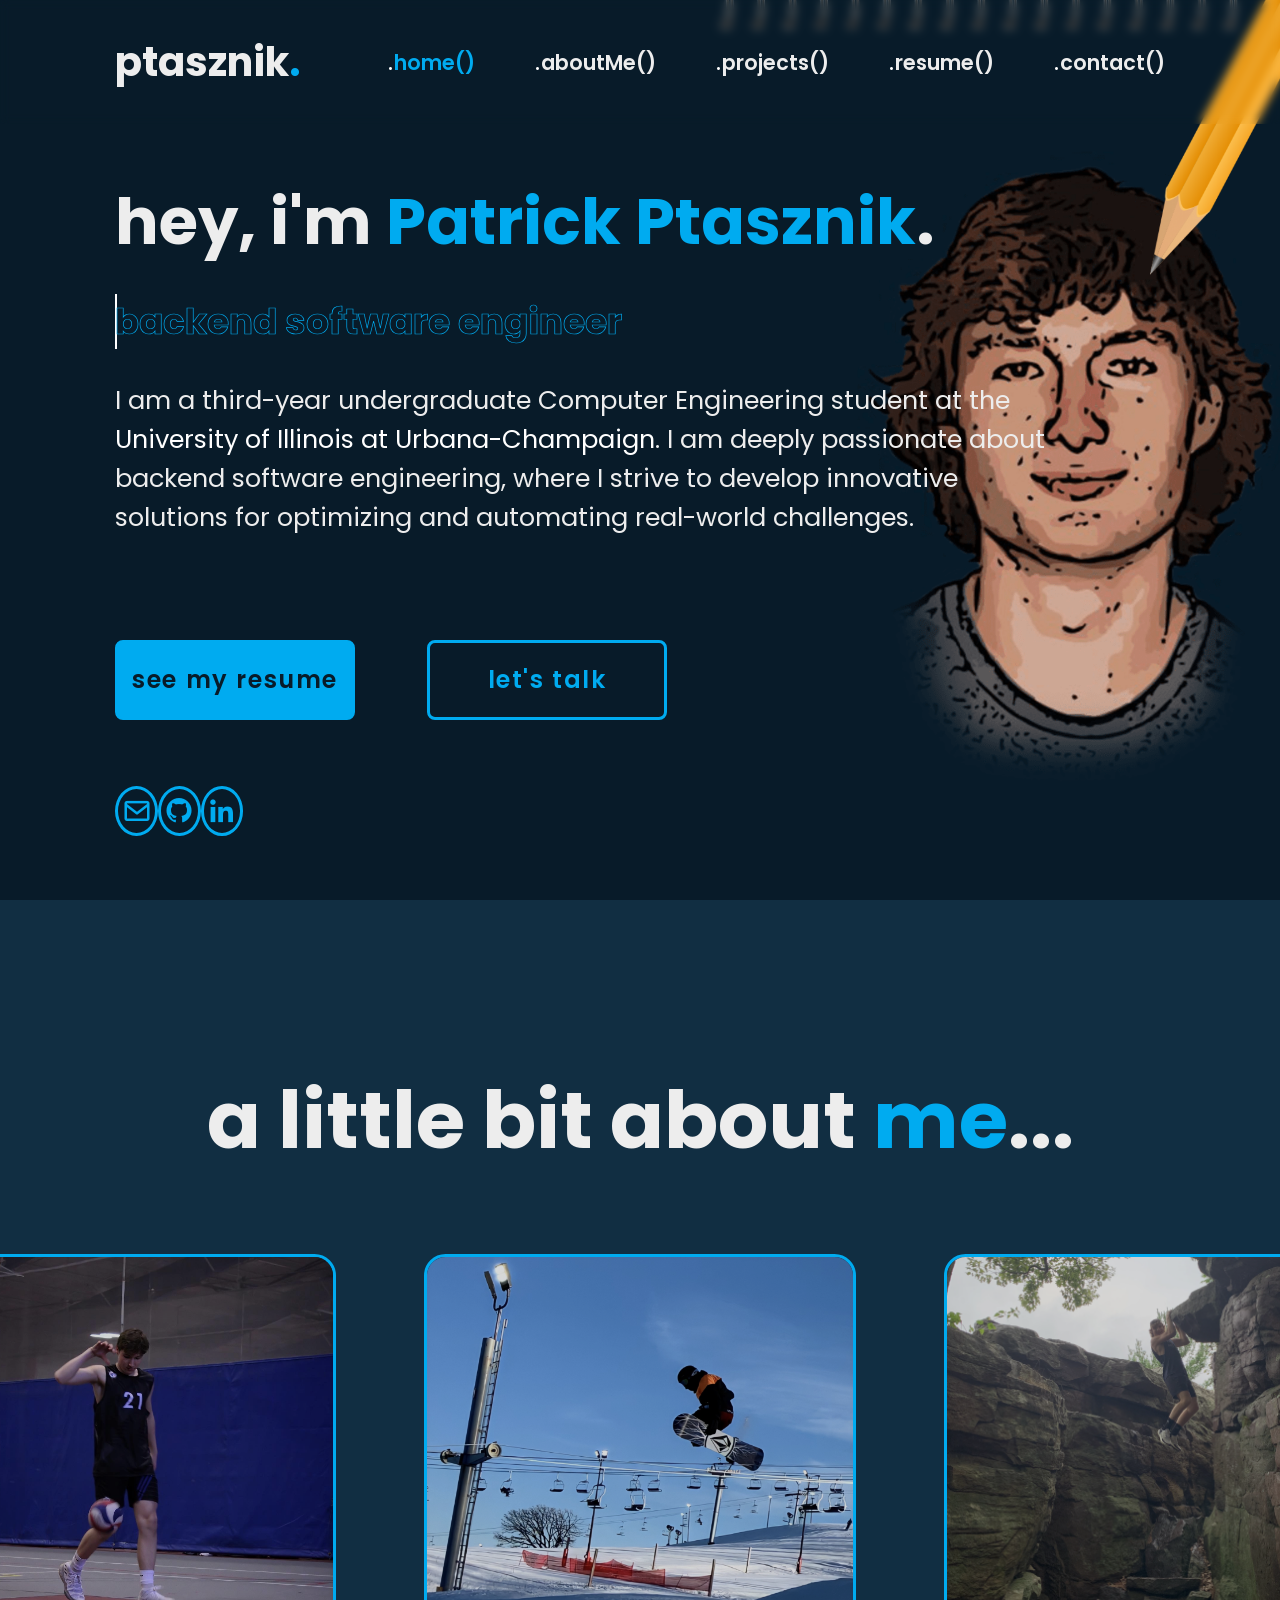
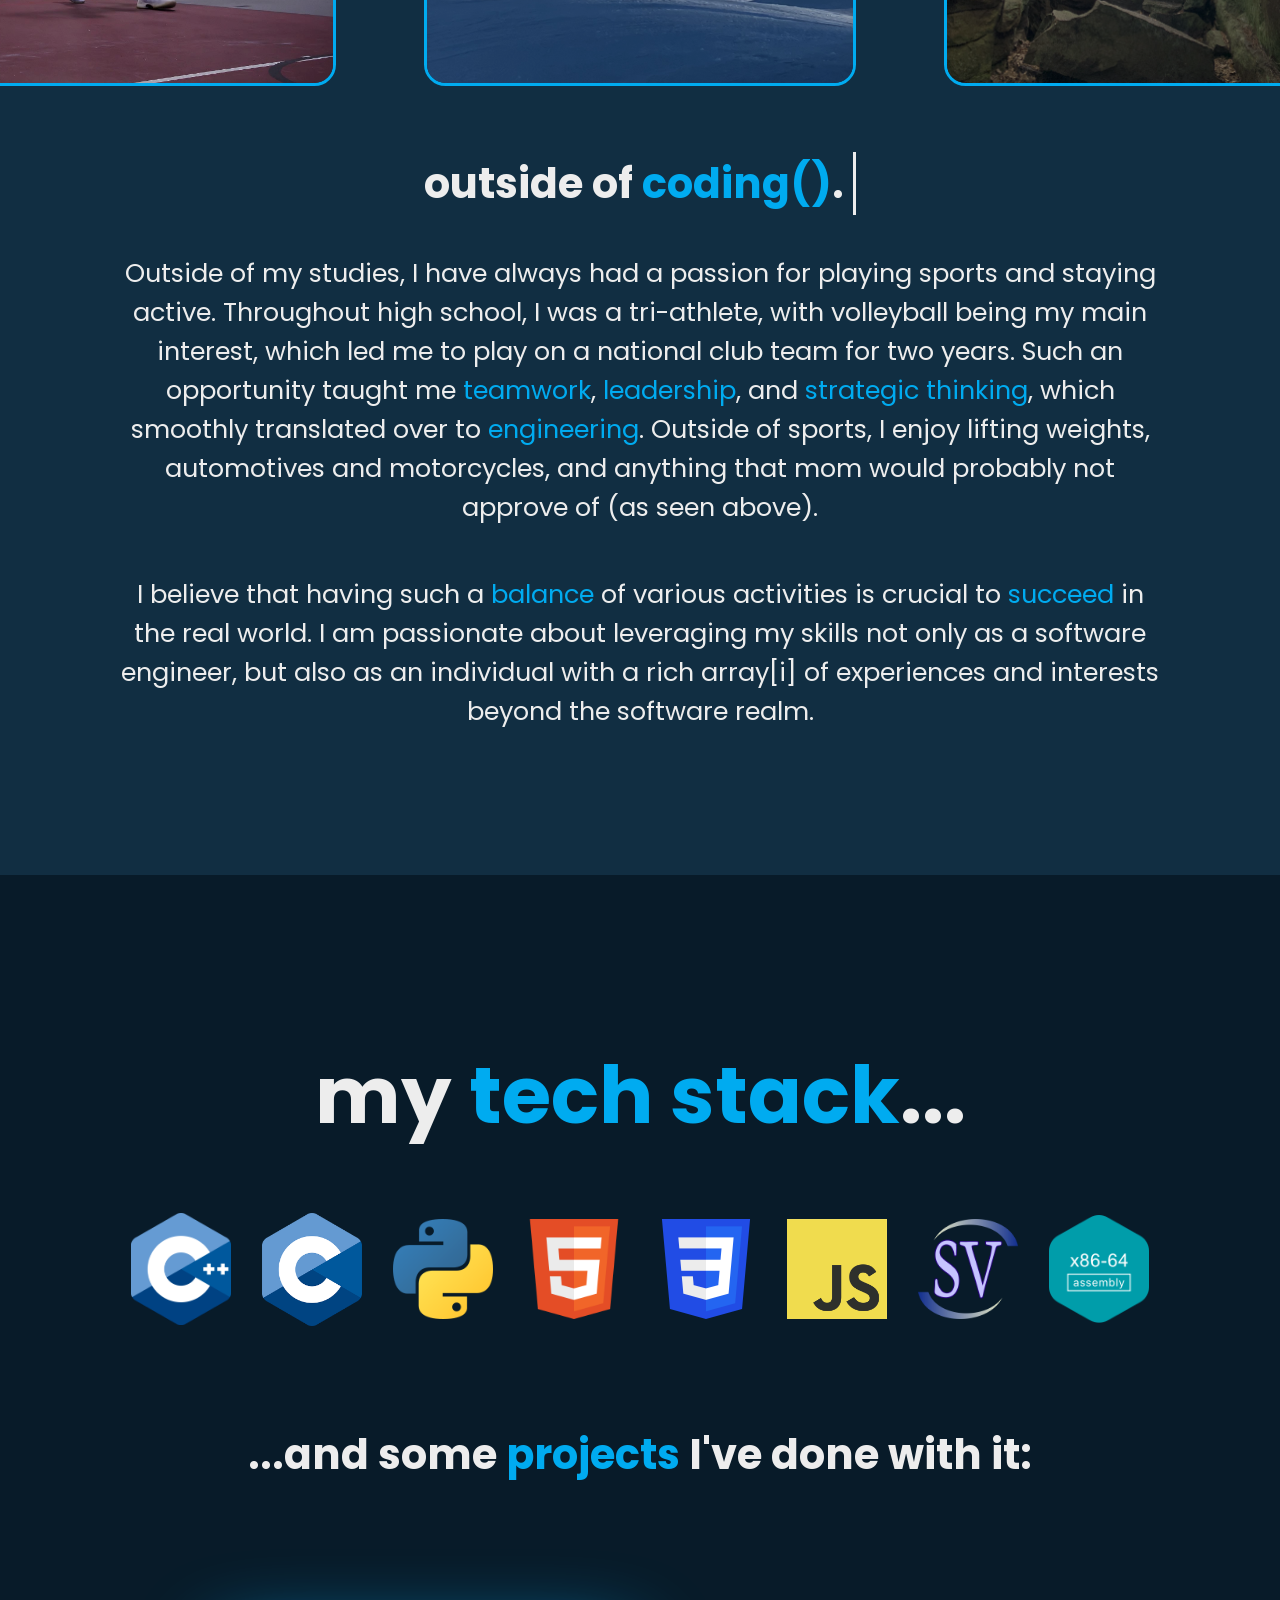
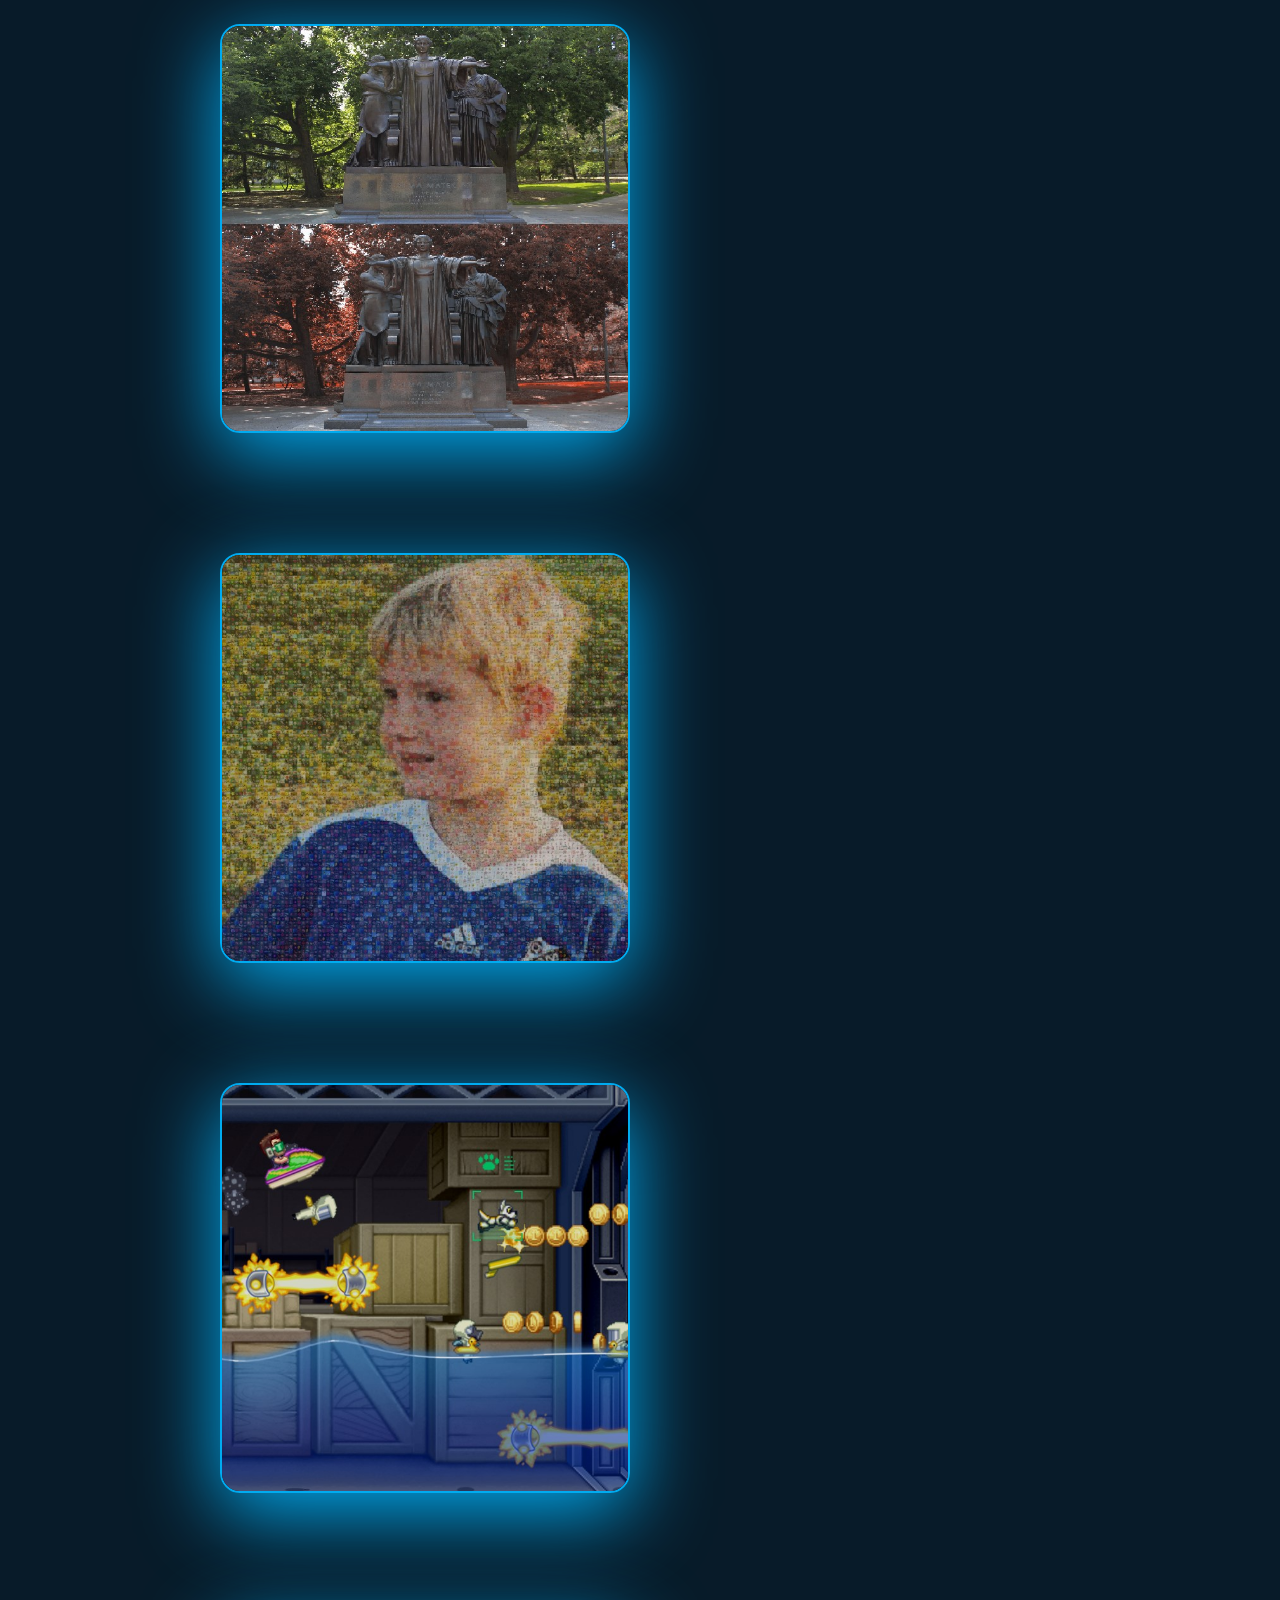
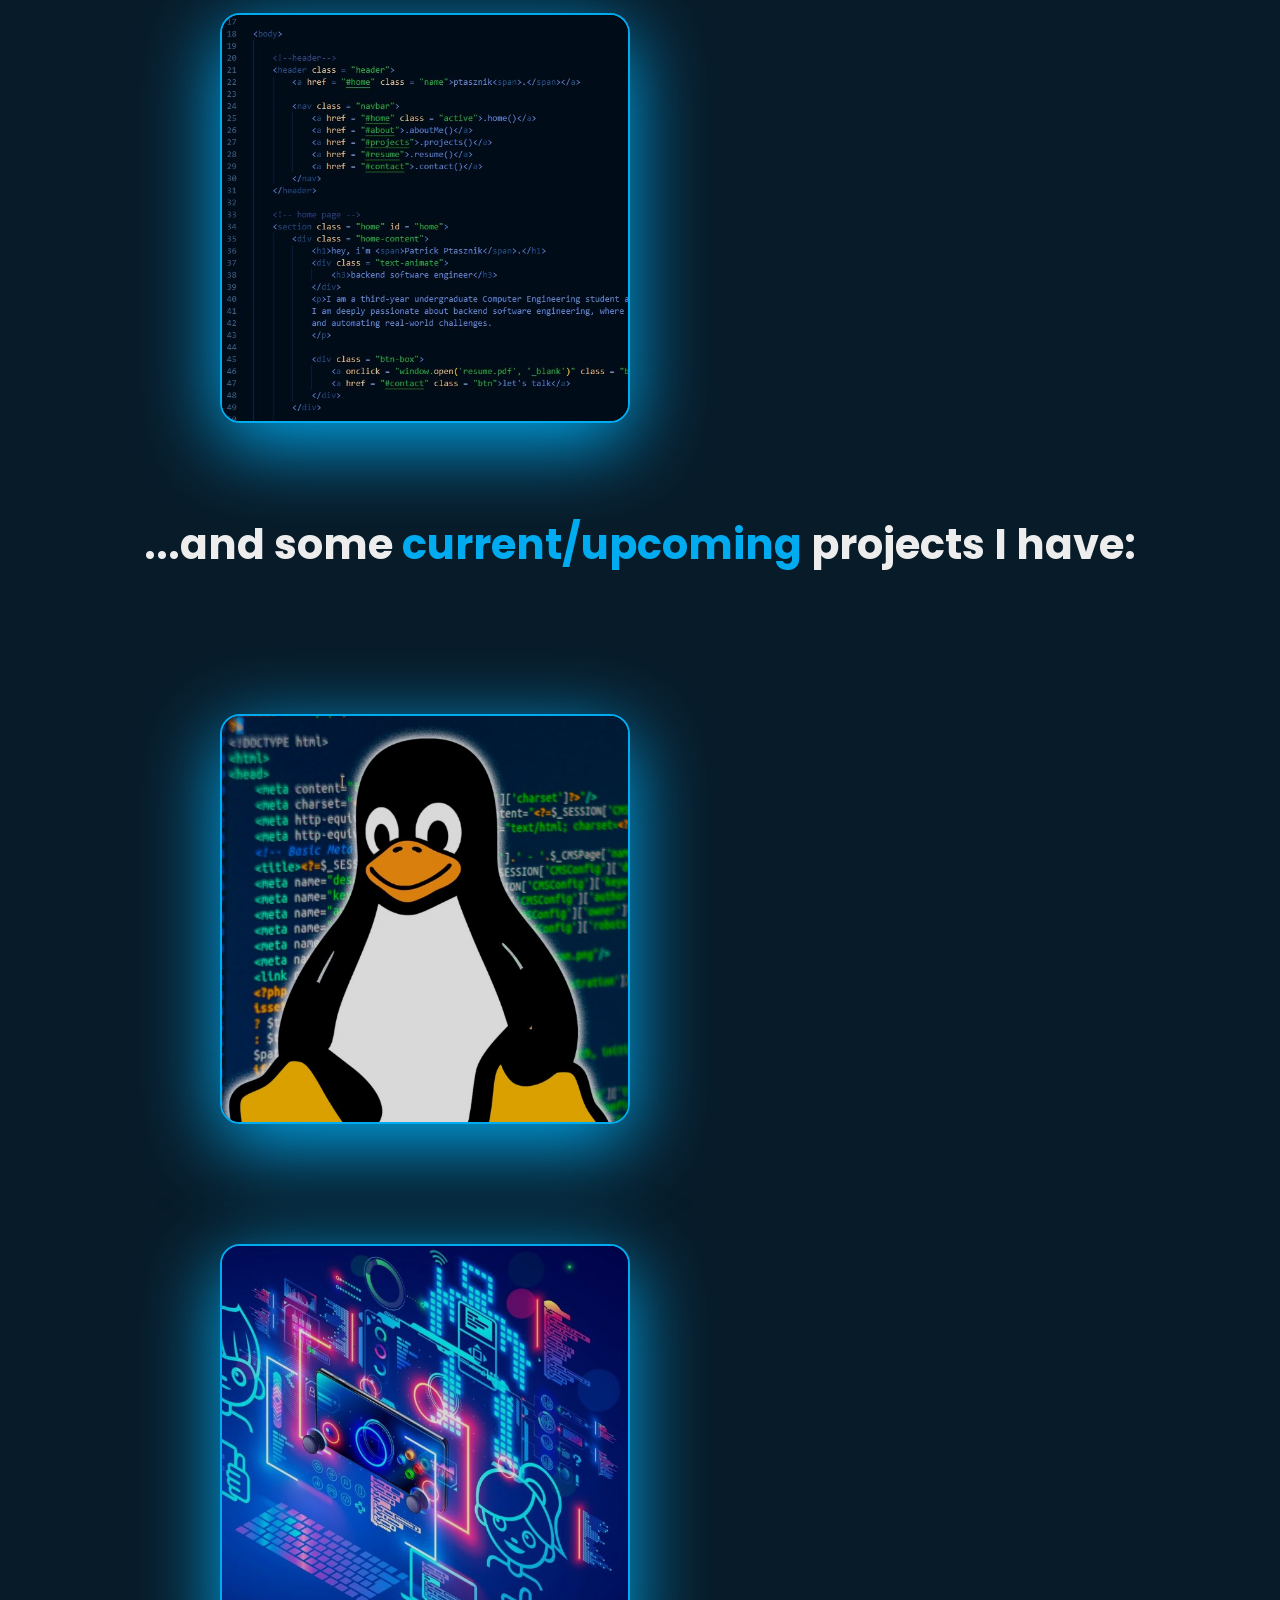
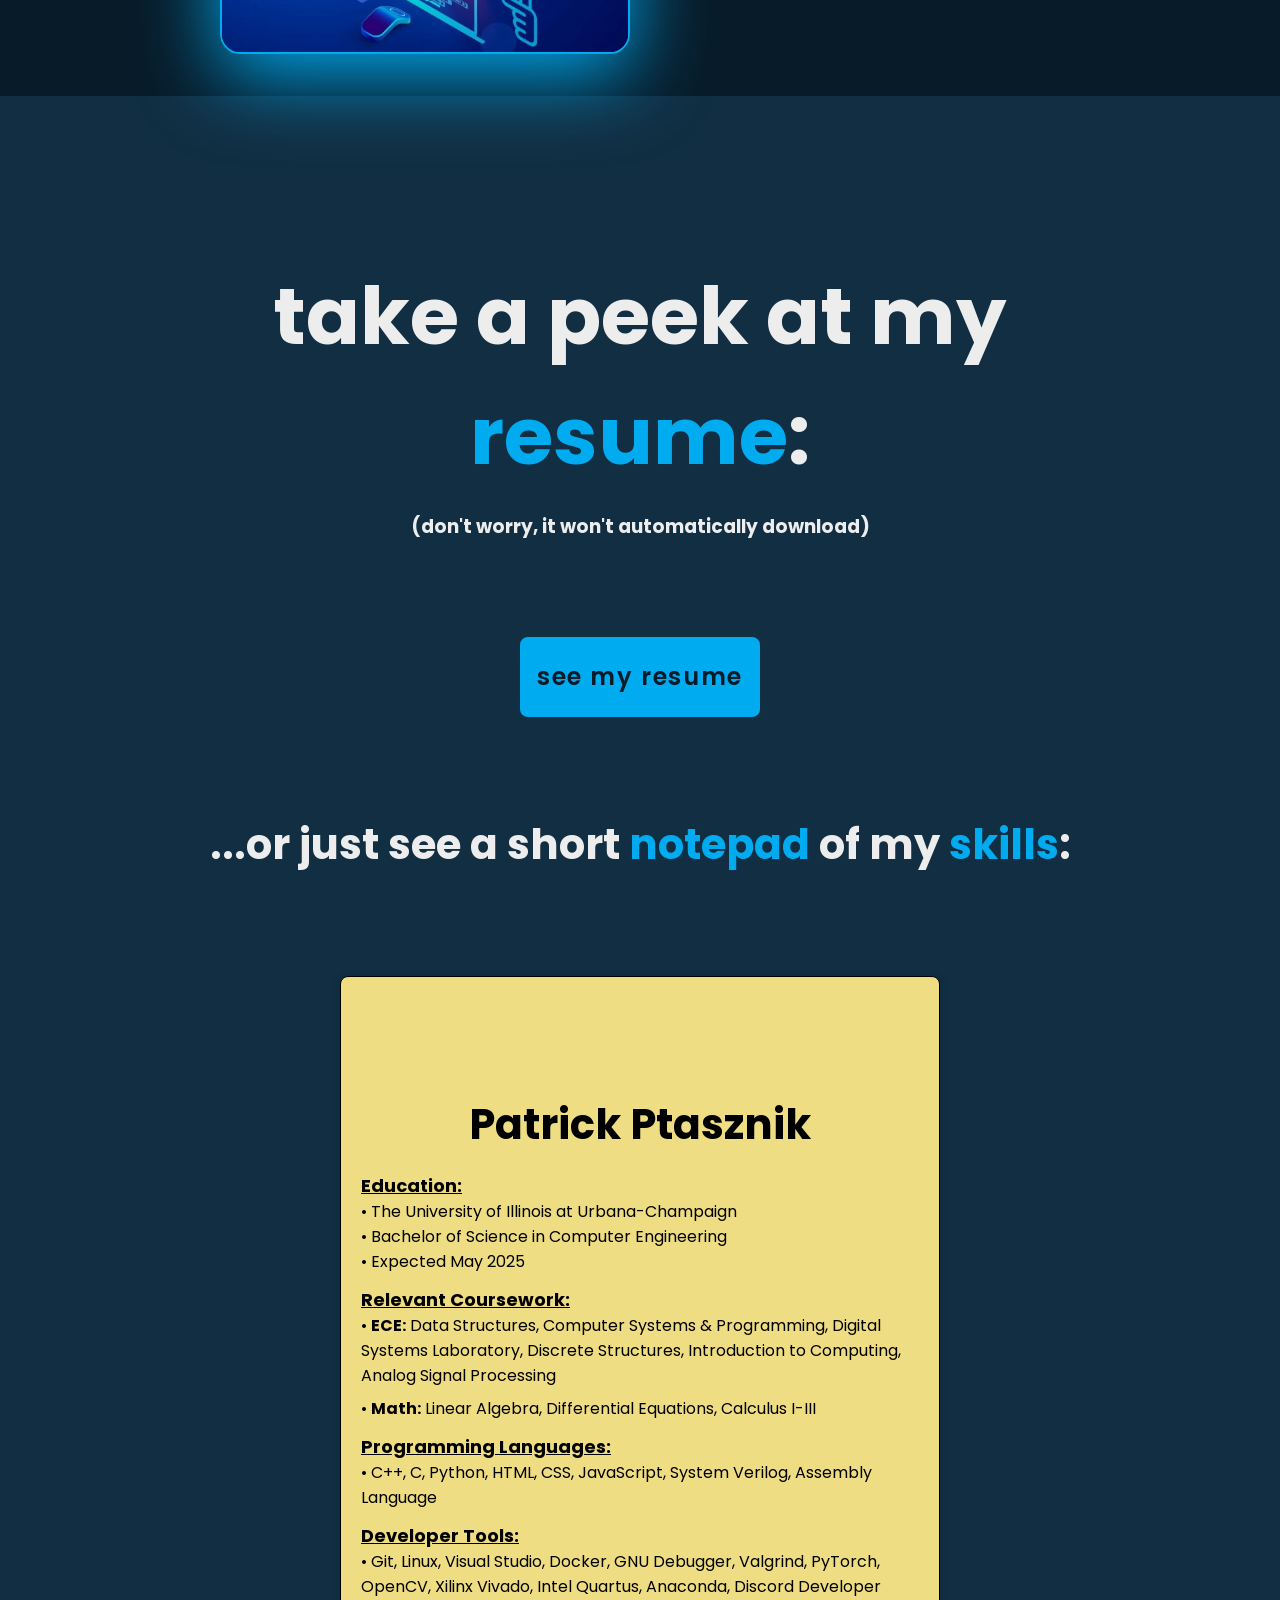
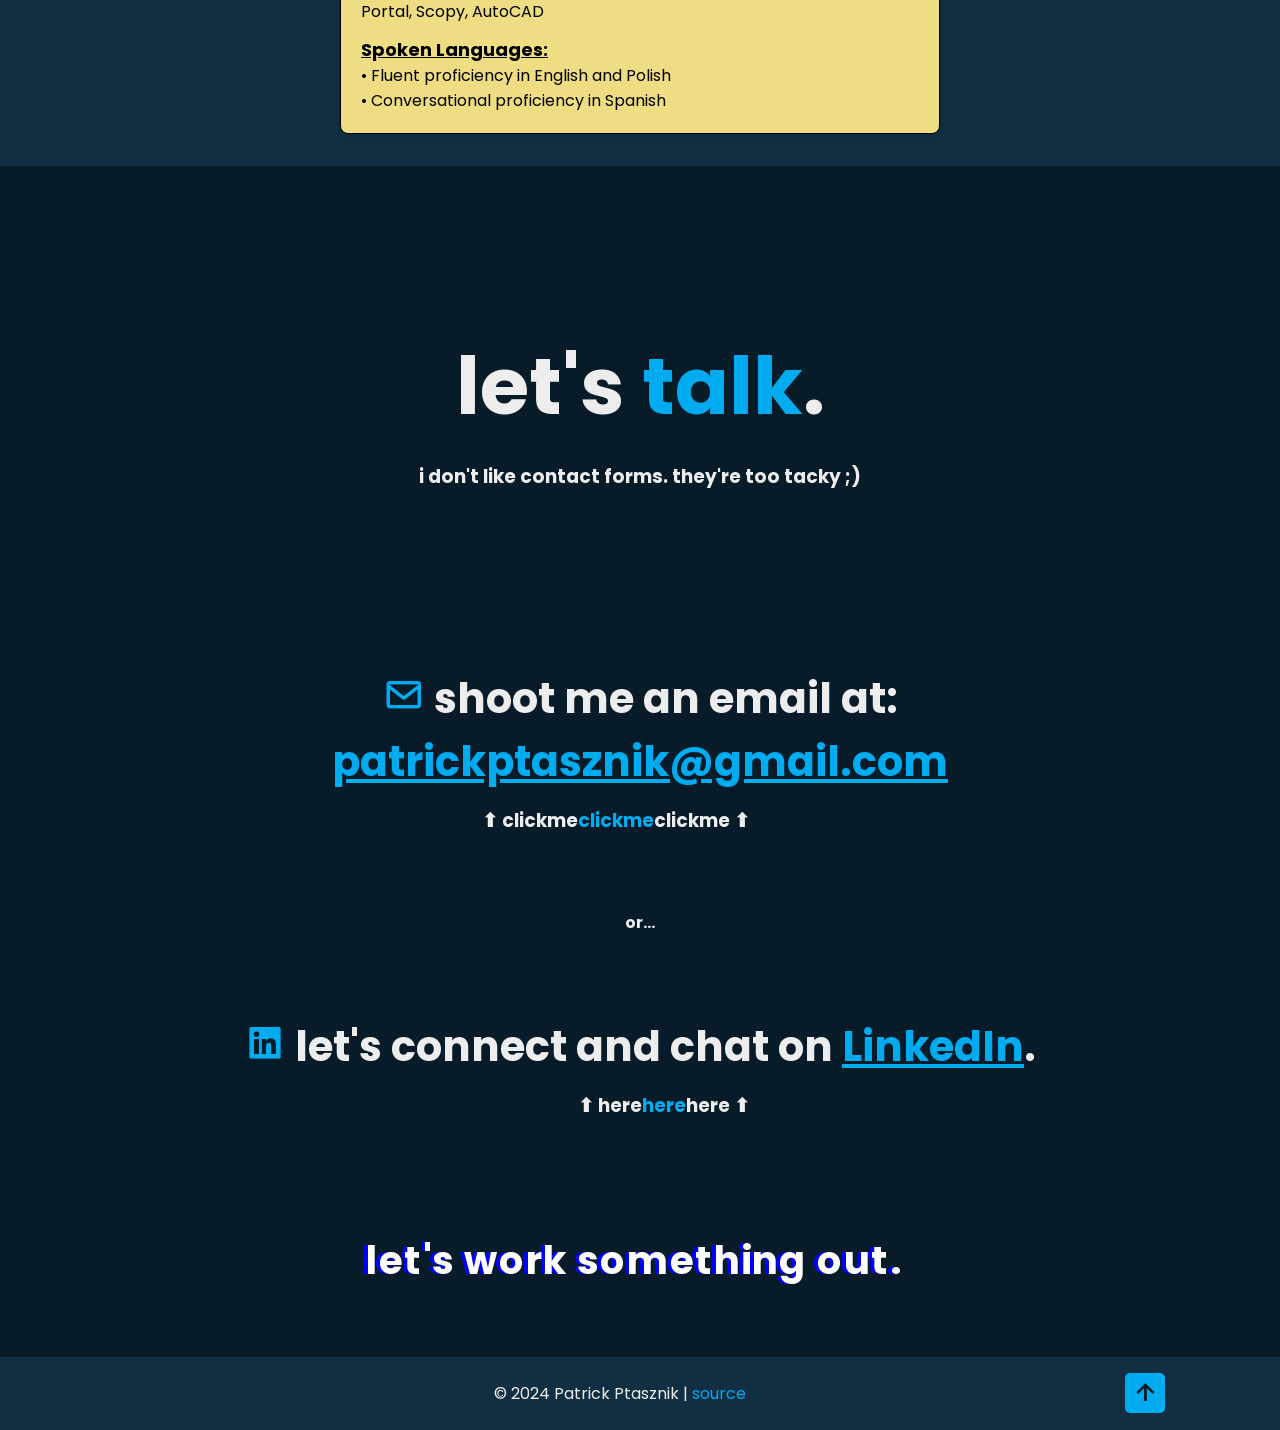
<file: main.html>
<!DOCTYPE html>
<html lang = "en">

<head>
    <meta charset="UTF-8">
    <meta http-equiv = "X-UA-Compatible" content = "IE = edge">
    <meta name = "viewport" content = "width = device-width, initial scale = 1.0">

    <title>Patrick Ptasznik | Software Engineer</title>
    <link rel = "icon" href = "images/favicon4.png" type = "image/x-icon">

    <link rel = "stylesheet" href = "main.css"/>
    <link rel = "stylesheet" href = "keyframes.css"/>

    <!-- box icons -->
    <link href='https://unpkg.com/boxicons@2.1.4/css/boxicons.min.css' rel='stylesheet'>
</head>

<body>

    <!--header-->
    <header class = "header">
        <a href = "#home" class = "name">ptasznik<span>.</span></a>

        <nav class = "navbar">
            <a href = "#home" class = "active">home()</a>
            <a href = "#about">aboutMe()</a>
            <a href = "#projects">projects()</a>
            <a href = "#resume">resume()</a>
            <a href = "#contact">contact()</a>
        </nav>
    </header>

    <!-- home page -->
    <section class = "home" id = "home">
        <div class = "home-content">
            <h1>hey, i'm <span>Patrick Ptasznik</span>.</h1>
            <div class = "text-animate">
                <h3>backend software engineer</h3>
            </div>
            <p>I am a third-year undergraduate Computer Engineering student at the <a href="https://www.illinois.edu/" target = "_blank"><orange>University of Illinois at Urbana-Champaign</orange></a>.
            I am deeply passionate about backend software engineering, where I strive to develop innovative solutions for optimizing 
            and automating real-world challenges.<br><br>
            <!-- I am currently an incoming Cybersecurity Intern at <a href="https://www.mondelezinternational.com/" target = "_blank"><purple>Mondelēz International</purple></a>! -->
            </p>

            <div class = "btn-box">
                <a onclick = "window.open('resume.pdf', '_blank')" class = "btn" style = "cursor: pointer;">see my resume</a>
                <a href = "#contact" class = "btn">let's talk</a>
            </div>
        </div>

        <div class = "home-socials">
            <a href = "mailto:patrickptasznik@email.com"><i class = 'bx bx-envelope'></i></a>
            <a href = "https://github.com/patrickptasznik" target="_blank"><i class = 'bx bxl-github'></i></a>
            <a href = "https://www.linkedin.com/in/patrickptasznik/" target="_blank"><i class = 'bx bxl-linkedin'></i></a>
        </div>
        <div class = "home-hover"></div>
    </section>

    <!-- about me page -->
    <section class = "about" id = "about">
        <h2 class = "heading">a little bit about <span>me</span>...</h2>

        <div class="about-img-container">
            <div class = "about-img">
                <img src = "images/vball.png" alt = "">
                <!-- <span class = "circle-spin"></span> -->
            </div>

            <div class = "about-img">
                <img src = "images/snowboard.png" alt = "">
                <!-- <span class = "circle-spin"></span> -->
            </div>

            <div class = "about-img">
                <img src = "images/cliff.png" alt = "">
                <!-- <span class = "circle-spin"></span> -->
            </div>
        </div>

        <div class = "about-content">
            <h3>outside of <span>coding()</span>.&nbsp;</h3>
            <p>Outside of my studies, I have always had a passion for playing sports and staying active.
            Throughout high school, I was a tri-athlete, with volleyball being my main interest, 
            which led me to play on a national club team for two years. Such an opportunity taught me <span>teamwork</span>,
            <span>leadership</span>, and <span>strategic thinking</span>, which smoothly translated over to <span>engineering</span>.
            Outside of sports, I enjoy lifting weights, automotives and motorcycles, and anything 
            that mom would probably not approve of (as seen above).</p>

            <p>I believe that having such a <span>balance</span> of various activities is crucial to <span>succeed</span> in the real world. 
            I am passionate about leveraging my skills not only as a software engineer, but also as an individual 
            with a rich array[i] of experiences and interests beyond the software realm.
            </p>
        </div>
    </section>

    <!-- projects/tech stack page -->
    <section class = "projects" id = "projects">
        <h2 class = "heading">my <span>tech stack</span>...</h2>

        <div class = "tech-stack">
            <div class = "tech-images">
                <img src = "images/cplusplus.png" alt = "">
                <span class="language-name">C++</span>
            </div>

            <div class = "tech-images">
                <img src = "images/c.png" alt = "">
                <span class="language-name">C</span>
            </div>

            <div class = "tech-images">
                <img src = "images/python.png" alt = "">
                <span class="language-name">Python</span>
            </div>

            <div class = "tech-images">
                <img src = "images/html.png" alt = "">
                <span class="language-name">HTML</span>
            </div>

            <div class = "tech-images">
                <img src = "images/css.png" alt = "">
                <span class="language-name">CSS</span>
            </div>

            <div class = "tech-images">
                <img src = "images/javascript.png" alt = "">
                <span class="language-name">JavaScript</span>
            </div>

            <div class = "tech-images">
                <img src = "images/systemverilog.png" alt = "">
                <span class="language-name">SystemVerilog</span>
            </div>

            <div class = "tech-images">
                <img src = "images/x86.png" alt = "">
                <span class="language-name">Assembly</span>
            </div>
        </div>

        <h3 class = "subheading">...and some <span>projects</span> I've done with it:</h3>

        <div class="container">
            <div class="row">
                <ul class="project-list">
                    <li class="project">
                        <div class="project-wrapper">
                            <img src="images/alma.jpg" class="project-image" alt="project">

                                <div class="project-description">
                                    <h2 class="project-title">Image Enhancement & Sticker Integration Tool</h2>
                                    <h2 class = "project-languages">C++</h2>

                                    <p style="font-size: 15px" class ="project-description-parameters">
                                    Automation being one of my favorite software realms, this project was one of my favorites due to
                                    its great amount of functions, resulting in a fully customizable 1-of-1 picture of your choice. 
                                    Any inputted image was able to have several characteristics edited, including saturation, hue, luminance, 
                                    grayscale, and even scale. All of these values were edited by accessing every pixel of the image and editing 
                                    the values at that coordinate. My favorite function was illinify(), which was responsible for transforming the hue of every pixel orange or blue(UIUC's colors), 
                                    based on if the pixel's hue value is closer to orange or blue(the example image has this function applied!). 
                                    <br><br>For the sticker aspect of this project, stickers of any size were able to be placed at any coordinate, 
                                    even exceeding boundaries, affecting the outputting image's bounds by extending it with blank white space in any direction.
                                    </bold></p>
                                </div>
                        </div>
                    </li>
                
                    <li class="project">
                        <div class="project-wrapper">
                            <img src="images/photomosaic.jpg" class="project-image" alt="project">

                                <div class="project-description">
                                    <h2 class="project-title">Photomosaic Generator</h2>
                                    <h2 class = "project-languages">C++</h2>

                                    <p style="font-size: 16px" class ="project-description-parameters">
                                    For this project, I built a photomosaic generator which functioned by making decisions on how to map
                                    smaller images from a local directory of images to rectangular sections of pixels(of user-inputted size) 
                                    in the source image. Selecting the correct image from the local directory was supported by using a k-d tree,
                                    which is a type of binary search tree that supports nearest neighbor search(NNS) in multiple dimensions. 
                                    For this specific project, I used a 3-D tree, as finding the nearest colored image was determined by 
                                    points (L, U, V)- color space coordinates. Using a map, the final result was produced by mapping the 
                                    correct tile images to their designated sections, resulting in a photomosaic, like the one above(that's me!).</p>
                                </div>
                        </div>
                    </li>

                    <li class="project">
                        <div class="project-wrapper">
                            <img src="images/jetpackjoyride.jpg" class="project-image" alt="project">

                                <div class="project-description">
                                    <h2 class="project-title">FPGA Endless Runner Game</h2>
                                    <h2 class = "project-languages">C, SystemVerilog</h2>

                                    <p style="font-size: 15px" class ="project-description-parameters">
                                    One of my most interesting projects yet is a simulation of the mobile game <bold>Jetpack Joyride</bold>. 
                                    This project was built using C and SystemVerilog, maximing hardware-software integration.<br><br>
                                    <bold>System Verilog - </bold>The SV code was written to insert and instantiate several different sprites 
                                    for the game, such as the character and a large variety of obstacles. SV was also used to create gravity 
                                    for the character, make the background scroll, and have obstacles appear and move across the screen. Finally, 
                                    a death screen was implemented, where once a pixel of the character collided with an obstacle pixel, the death 
                                    screen was displayed.<br><br>
                                    <bold>C - </bold>The C code focused on managing color display on an HDMI interface by selecting the correct bits 
                                    of a specific color and then displaying the desired sprite. Bytes would be read and written from registers storing 
                                    information, which would efficiently choose what is supposed to get displayed at the current moment.</p>
                                </div>
                        </div>
                    </li>

                    <li class="project">
                        <div class="project-wrapper">
                            <img src="images/personalportfolio.jpg" class="project-image" alt="project">

                                <div class="project-description">
                                    <h2 class="project-title">Personal Portfolio</h2>
                                    <h2 class = "project-languages">HTML, CSS, JavaScript</h2>

                                    <p style="font-size: 16px" class ="project-description-parameters">
                                    This past winter break, I got the bright idea to create a website to act 
                                    as my personal portfolio. I wanted this to serve as my own space to share a bit 
                                    about myself, showcase my skills, display some of my favorite personal projects, 
                                    and provide a convenient way for others to connect with me.<br><br>
                                    In addition, I wanted to sharpen my HTML and CSS skills, along with learning 
                                    how to implement JavaScript for front-end development. Summing up to around 1,500 lines 
                                    of code, it was the perfect project to expand my web development skillset while creating 
                                    a personalized and functional portfolio.</p>
                                </div>
                        </div>
                    </li>

                </ul>
            </div>
        </div>

        <h3 class = "subheading">...and some <span>current/upcoming</span> projects I have:</h3>

        <div class="container">
            <div class="row">
                <ul class="project-list">
                    <li class="project">
                        <div class="project-wrapper">
                            <img src="images/linux.jpg" class="project-image" alt="project">

                                <div class="project-description">
                                    <h2 class="project-title">Linux-Like Operating System</h2>
                                    <h2 class = "project-languages">C, x86 Assembly</h2>

                                    <p style="font-size: 16px" class ="project-description-parameters">
                                    In <bold>ECE 391 - Computer Systems Engineering</bold>, I will be designing and building a 32-bit 
                                    Linux-based kernel from scratch using C and x86 Assembly. This project will include 
                                    advanced features such as memory-mapping, paging, virtualization, and hardware interrupts. 
                                    Simultaneously, I'll construct device drivers for the keyboard, mouse, and real-time
                                    clock, creating an interactive user shell for a seamless experience. Stay tuned 
                                    for a more-detailed showcase of this operating system's functions and kernel 
                                    architecture.</p>
                                </div>
                        </div>
                    </li>

                    <li class="project">
                        <div class="project-wrapper">
                            <img src="images/gamedev2.jpg" class="project-image" alt="project">

                                <div class="project-description">
                                    <h2 class="project-title">UE5-Built Video Game</h2>
                                    <h2 class = "project-languages">C++ (Unreal Engine 5)</h2>

                                    <p style="font-size: 16px" class ="project-description-parameters">
                                    By taking <bold>CS 415 - Game Development</bold> this semester, I will have the opportunity to design and build my own
                                    video game. This project will be made using Unreal Engine 5, which will consist of programming
                                    in C++, using Blueprints(a visual scripting system), and more. I currently have two other 
                                    programming assignments to complete in order to familiarize myself with the engine itself
                                    before constructing this complex and well-developed video game. to reveal what I come up with!</p>
                                </div>
                        </div>
                    </li>
                </ul>
            </div>
        </div>

    </section>

    <!-- resume -->
    <section class = "resume" id = "resume">
        <h1 class = "resume-heading">take a peek at my <span>resume</span>:</h1>

        <h3 class = "no-download-text">(don't worry, it won't automatically download)</h3>

        <div class = "resume-button">
            <div class = "btn-box btns">
                <a onclick = "window.open('resume.pdf', '_blank')" class = "btn" style = "cursor: pointer;">see my resume</a>
            </div>
        </div>

        <div class = "resume-content">
            <h1>...or just see a short <span>notepad</span> of my <span>skills</span>:</h1>

            <div class="pencil-image">
                <img src="images/pencil.png" alt="pencil">
            </div>

            <div class="spiral-image">
                <img src="images/spiral2.png" alt="spiral">
            </div>

            <!-- mockup notepad -->
            <div class="notepad-container">
                <h1 class="notepad-title">Patrick Ptasznik</h1>
                <p class="notepad-section-title">Education:</p>
                <p>• The University of Illinois at Urbana-Champaign</p>
                <p>• Bachelor of Science in Computer Engineering</p>
                <p>• Expected May 2025</p>
            
                <p class="notepad-section-title">Relevant Coursework:</p>
                <ul class="notepad-list">
                    <li>• <bold>ECE:</bold> Data Structures, Computer Systems & Programming, Digital Systems Laboratory, Discrete
                        Structures, Introduction to Computing, Analog Signal Processing</li>
                    <li>• <bold>Math:</bold> Linear Algebra, Differential Equations, Calculus I-III</li>
                </ul>

                <p class="notepad-section-title">Programming Languages:</p>
                <ul class="notepad-list">
                    <li>• C++, C, Python, HTML, CSS, JavaScript, System Verilog, Assembly Language</li>
                </ul>
            
                <p class="notepad-section-title">Developer Tools:</p>
                <ul class="notepad-list">
                    <li>• Git, Linux, Visual Studio, Docker, GNU Debugger, Valgrind, PyTorch, OpenCV, Xilinx Vivado, Intel
                        Quartus, Anaconda, Discord Developer Portal, Scopy, AutoCAD</li>
                </ul>
            
                <p class="notepad-section-title">Spoken Languages:</p>
                <p>• Fluent proficiency in English and Polish</p>
                <p>• Conversational proficiency in Spanish</p>
            </div>
        </div>
    </section>

    <section class = "contact" id = "contact">
        <h2 class = "contact-heading">let's <span>talk</span>.</h2>
        <h3 class = "no-form-text">i don't like contact forms. they're too tacky ;)</h3>
        <h3 class = "subheading"><i class = 'bx bx-envelope'></i> shoot me an email at: <a href="mailto:patrickptasznik@gmail.com"><span><underline>patrickptasznik@gmail.com</underline></span></a></h3>
        <h3 class = "click-here-email-text">⬆ clickme<span>clickme</span>clickme ⬆</h3>
        <h4>or...</h4>
        <h3 class = "subheading"><i class='bx bxl-linkedin-square'></i> let's connect and chat on <a href="https://www.linkedin.com/in/patrickptasznik/" target="_blank"><span><underline>LinkedIn</underline></span></a>.</h3>
        <h3 class = "click-here-linkedin-text">⬆ here<span>here</span>here ⬆</h3>
        
        <div class="lastsentence">
            <h2 class="glitch" data-text="let's work something out.">let's work <span>something</span> out.</h2>
        </div>

    </section>

    <footer class = "footer">
        <div class = "footer-text">
            <p>&copy; 2024 Patrick Ptasznik | <a href = "https://github.com/patrickptasznik" target = "_blank"><span>source</span></a></p>
        </div>

        <div class = "footer-scroll-up">
            <a href = "#home"><i class = 'bx bx-up-arrow-alt'></i></a>
        </div>
    </footer>

</body>

<script src = "main.js"></script>

</html>
</file>
<file: main.css>
@import url("https://fonts.googleapis.com/css2?family=Poppins:wght@100;200;300;400;500;600;700;800;900&display=swap");

/* no scrollbar for chrome and safari */
::-webkit-scrollbar {
  display: none;
}

/* no scrollbar for firefox */
html {
  scrollbar-width: thin;
  scrollbar-color: transparent transparent;
}

/* no scrollbar for edge/new firefox */
html {
  overflow: -moz-scrollbars-none;
}

* {
  margin: 0;
  padding: 0;
  box-sizing: border-box;
  text-decoration: none;
  border: none;
  outline: none;
  scroll-behavior: smooth;
  font-family: "Poppins", sans-serif;
}

:root {
  --bg-color: #081b29;
  --second-bg-color: #112e42;
  --text-color: #ededed;
  --main-color: #00abf0;
}

underline {
  text-decoration: underline;
}

bold {
  font-weight: bold;
}

span {
  color: var(--main-color);
}

html {
  font-size: 100%;
  overflow-x: hidden;
}

body {
  background: var(--bg-color);
  color: var(--text-color);
}

.header {
  position: fixed;
  top: 0;
  left: 0;
  width: 100%;
  padding: 2rem 9%;
  background: transparent;
  display: flex;
  justify-content: space-between;
  align-items: center;
  z-index: 100;
  transition: top 0.3s ease;
  backdrop-filter: blur(5px);
}

.name {
  font-size: 2.5rem;
  color: var(--text-color);
  text-decoration: none;
  font-weight: 700;
  transition: transform 0.3s ease;
}

.name.rotate-left:hover {
  transform: rotate(-5deg);
}

.name.rotate-right:hover {
  transform: rotate(5deg);
}

.navbar a {
  position: relative;
  font-size: 1.3rem;
  color: var(--text-color);
  font-weight: 600;
  text-decoration: none;
  margin-left: 3.5rem;
  transition: 0.3s;
}

.navbar a:hover,
.navbar a.active {
  color: var(--main-color);
}

.navbar a:before {
  content: ".";
  color: white;
  margin-right: 1px;
}

#menu-icon {
  font-size: 3.6rem;
  color: var(--text-color);
  cursor: pointer;
  display: none;
}

section {
  min-height: 100vh;
  padding: 10rem 9% 2rem;
}

/* home */
.home {
  position: relative;
  display: flex;
  align-items: center;
  padding: 0 9%;
  background: url("images/background.png") no-repeat;
  background-size: cover;
  background-position: center;
  transition: all 0.3s ease;
}

.home-content {
  max-width: 60rem;
}

.home-content h1 {
  font-size: 4rem;
  font-weight: 700;
  line-height: 1.3;
}

.home-content .text-animate {
  position: relative;
  width: 32.8rem;
  z-index: 1;
}

.home-content .text-animate h3 {
  font-size: 2.24rem;
  font-weight: 700;
  color: transparent;
  -webkit-text-stroke: 0.7px var(--main-color);
  margin-top: 30px;
  background-image: linear-gradient(var(--main-color), var(--main-color));
  background-repeat: no-repeat;
  -webkit-background-clip: text;
  background-clip: text;
  background-position: -33rem 0;
  animation: homeText 5s linear infinite;
  animation-delay: 2s;
}

.home-content .text-animate h3::before {
  content: "";
  position: absolute;
  top: 0;
  left: 0;
  width: 0;
  height: 100%;
  border-right: 2px solid white;
  z-index: -1;
  animation: homeCursor 5s linear infinite;
  animation-delay: 2s;
}

.home-content p {
  font-size: 1.6rem;
  margin: 2rem 0 4rem;
}

orange {
  text-decoration: none;
  color: white;
  position: relative;
  transition: color 0.3s ease;
}

orange:hover {
  color: orange;
}

purple {
  text-decoration: none;
  color: white;
  position: relative;
  transition: color 0.3s ease;
}

purple:hover {
  color: #970ed6;
}

.btn-box {
  position: relative;
  display: flex;
  justify-content: space-between;
  width: 34.5rem;
  height: 5rem;
}

.btn-box .btn {
  position: relative;
  display: inline-flex;
  justify-content: center;
  align-items: center;
  width: 15rem;
  height: 100%;
  background: var(--main-color);
  border: 0.2rem solid var(--main-color);
  border-radius: 0.5rem;
  font-size: 1.5rem;
  font-weight: 600;
  letter-spacing: 0.1rem;
  color: var(--bg-color);
  z-index: 1;
  overflow: hidden;
  transition: 0.5s;
}

.btn-box .btn:hover {
  color: var(--main-color);
}

.btn-box .btn:nth-child(2) {
  background: transparent;
  color: var(--main-color);
}

.btn-box .btn:nth-child(2):hover {
  color: var(--bg-color);
}

.btn-box .btn:nth-child(2)::before {
  background: var(--main-color);
}

.btn-box .btn::before {
  content: "";
  position: absolute;
  top: 0;
  left: 0;
  width: 0;
  height: 100%;
  background: var(--bg-color);
  z-index: -1;
  transition: 0.5s;
}

.btn-box .btn:hover::before {
  width: 100%;
}

.home-socials {
  position: absolute;
  bottom: 4rem;
  width: 10%;
  display: flex;
  justify-content: space-between;
}

.home-socials a {
  position: relative;
  display: inline-flex;
  justify-content: center;
  align-items: center;
  width: 50px;
  height: 50px;
  background: transparent;
  border: 0.2rem solid var(--main-color);
  border-radius: 50%;
  font-size: 30px;
  color: var(--main-color);
  z-index: 1;
  overflow: hidden;
  transition: 0.5s;
}

.home-socials a:hover {
  color: var(--bg-color);
}

.home-socials a::before {
  content: "";
  position: absolute;
  top: 0;
  left: 0;
  width: 0;
  height: 100%;
  background: var(--main-color);
  z-index: -1;
  transition: 0.5s;
}

.home-socials a:hover::before {
  width: 100%;
}

/* about me */
.about {
  display: flex;
  justify-content: center;
  align-items: center;
  flex-direction: column;
  gap: 2rem;
  background: var(--second-bg-color);
  padding-bottom: 6rem;
}

.heading {
  font-size: 5rem;
  margin-bottom: 3rem;
  text-align: center;
}

.about-img-container {
  display: flex;
  justify-content: space-between;
  margin-top: -30px;
  margin-bottom: 10px;
  flex-direction: row;
}

.about-img {
  position: relative;
  width: 30rem;
  height: 30rem;
  display: flex;
  justify-content: center;
  align-items: center;
  margin-right: 40px;
  transition: transform 0.3s ease;
}

.about-img img {
  width: 90%;
  border-radius: 5%;
  border: 0.2rem solid var(--main-color);
}

.about-img.rotate-left:hover {
  transform: scale(1.05) rotate(-3deg);
}

.about-img.rotate-right:hover {
  transform: scale(1.05) rotate(3deg);
}

.about-img:last-child {
  margin-right: 0;
}

.about-content {
  text-align: center;
}

.about-content h3 {
  font-size: 2.6rem;
  display: inline-block;
  border-right: 3px solid;
  white-space: nowrap;
  overflow: hidden;
  animation: coding-cursor 0.8s linear infinite alternate;
}

.about-content p {
  font-size: 1.6rem;
  margin: 2rem 0 3rem;
}

.btn-box.btns {
  display: inline-block;
  width: 15rem;
}

.btn-box.btns a::before {
  background: var(--second-bg-color);
}

/* tech stack */
.tech-stack {
  display: flex;
  justify-content: space-around;
  align-items: center;
}

.tech-images {
  position: relative;
  flex: 0 0 12.5%;
  max-width: 100px;
  margin: 10px;
  transition: transform 0.3s ease;
}

.tech-images img {
  width: 100%;
  height: auto;
}

.tech-images:hover {
  transform: scale(125%);
}

.language-name {
  position: absolute;
  bottom: -25px;
  left: 50%;
  transform: translateX(-50%) scale(0);
  transition: all 300ms;
  font-size: 17px;
  opacity: 0;
  text-align: center;
  color: var(--main-color);
}

.tech-images:hover .language-name {
  transform: translateX(-50%) scale(1);
  opacity: 1;
}

.subheading {
  font-size: 2.6rem;
  padding-top: 80px;
  margin-bottom: 3rem;
  text-align: center;
}

/* projects */
.container {
  padding: 50px 0;
  text-align: center;
  margin-bottom: -80px;
}

.row {
  width: 100%;
  display: flex;
  justify-content: center;
  align-items: center;
  flex-wrap: wrap;
  gap: 20px;
}

.project {
  align-items: center;
  margin-bottom: 100px;
  margin-left: 105px;
  list-style: none;
  flex: 0 0 calc(40% - 10px);
}

.project:last-child {
  margin-bottom: 40px;
}

.project-image {
  width: 100%;
  transition: all 500ms ease;
}

.project-wrapper {
  display: flex;
  box-shadow: 0 20px 80px var(--main-color);
  border-radius: 20px;
  overflow: hidden;
  position: relative;
  border: 2px solid var(--main-color);
}

.project-wrapper:before {
  content: "";
  position: absolute;
  top: 0;
  left: 0;
  height: 100%;
  width: 100%;
  background-color: #1c1d25;
  opacity: 0;
  transition: opacity 450ms ease;
  z-index: 2;
  transform: translateY(100%);
}

.project-list {
  padding-top: 40px;

  /* 2x2 layout */
  display: flex;
  flex-wrap: wrap;
  gap: 20px;
}

.project-description {
  position: absolute;
  top: 50%;
  left: 100px;
  margin-right: 110px;
  transform: translateY(100%);
  max-width: 550px;
  z-index: 3;
  opacity: 0;
  transition: transform 450ms, opacity 300ms;
}

.project-title {
  font-size: 25px;
  text-align: center;
}

.project-languages {
  font-size: 18px;
  text-align: center;
  color: var(--main-color);
  margin-top: 10px;
}

.project-description-parameters {
  margin: 16px 0;
  text-align: center;
  color: #fff;
}

.click-message {
  font-weight: bold;
}

/* resume */
.resume {
  background: var(--second-bg-color);
}

.resume-heading {
  font-size: 5rem;
  margin-bottom: 1rem;
  text-align: center;
}

.no-download-text,
.no-form-text {
  text-align: center;
  margin-bottom: 6rem;
}

.resume-button {
  display: flex;
  justify-content: center;
  align-items: center;
  text-align: center;
}

.resume-content h1 {
  font-size: 2.6rem;
  text-align: center;
  margin-top: 6rem;
  margin-bottom: 1rem;
}

/* mockup notepad */
.notepad-container {
  background-color: #eedd82;
  padding: 20px;
  border: 1px solid #000000;
  border-radius: 8px;
  box-shadow: 0 0 10px rgba(0, 0, 0, 0.1);
  max-width: 600px;
  width: 100%;
  text-align: left;
  margin: 0 auto;
  margin-top: 100px;
  position: relative;
  z-index: 1;
}

.notepad-title {
  font-size: 24px;
  color: #333;
  margin-top: 1000px;
  margin-bottom: 10px;
}

.notepad-section-title {
  font-size: 18px;
  color: #555;
  margin-top: 12px;
  font-weight: bold;
  text-decoration: underline;
}

.notepad-list {
  list-style-type: none;
  padding: 0;
}

.notepad-list li {
  margin-bottom: 8px;
  position: relative;
}

.notepad-container,
.notepad-container * {
  color: #000 !important;
}

.pencil-image {
  position: absolute;
  display: flex;
  justify-content: flex-end;
  align-items: center;
  top: -80px;
  right: -70px;
  z-index: 3;
}

.pencil-image img {
  width: 200px;
  height: auto;
  animation: rotate 2s infinite ease-in-out;
}

.spiral-image {
  position: absolute;
  display: flex;
  justify-content: flex-end;
  align-items: center;
  top: -120px;
  right: -48px;
  left: 0;
  z-index: 2;
}

.spiral-image img {
  width: 700px;
  height: auto;
}

/* contact */
.contact-heading {
  font-size: 5rem;
  margin-bottom: 1rem;
  text-align: center;
}

.click-here-email-text {
  text-align: right;
  margin-bottom: 50px;
  margin-right: 415px;
  margin-top: -35px;
}

.click-here-linkedin-text {
  text-align: right;
  margin-bottom: 6rem;
  margin-right: 415px;
  margin-top: -35px;
}

.contact i.bx-envelope,
.contact i.bxl-linkedin-square {
  color: var(--main-color);
}

.contact h4 {
  margin-top: 75px;
  text-align: center;
}

.contact h5 {
  margin-top: -50px;
}

.lastsentence {
  width: 100%;
  height: 100%;
  display: flex;
  justify-content: center;
  align-items: center;
  overflow: hidden;
  margin-bottom: 20px;
}

.lastsentence .glitch {
  position: relative;
  color: white;
  font-weight: 700;
  font-size: 1.2rem;
  transform: scale(2);
  padding: 30px;
  letter-spacing: 0.5px;
}

.lastsentence .glitch::before,
.lastsentence .glitch::after {
  padding: 30px;
  color: white;
  content: attr(data-text);
  position: absolute;
  width: 100%;
  height: 100%;
  background: var(--bg-color);
  overflow: hidden;
  top: 0;
}

.lastsentence .glitch:before {
  left: 3px;
  text-shadow: -2px;
  animation: glitch-1 2s infinite reverse;
}

.lastsentence .glitch:after {
  left: -3px;
  text-shadow: -2px 0 blue;
  animation: glitch-2 2s linear infinite reverse;
}

/* footer */
.footer {
  display: flex;
  justify-content: space-between;
  align-items: center;
  flex-wrap: wrap;
  padding: 1rem 9%;
  background-color: var(--second-bg-color);
}

.footer-text {
  text-align: center;
  flex-grow: 1;
}

.footer-scroll-up a {
  position: relative;
  display: inline-flex;
  justify-content: center;
  align-items: center;
  width: 2.5rem;
  height: 2.5rem;
  padding: 0.8rem;
  background: var(--main-color);
  border: 0.2rem solid var(--main-color);
  border-radius: 0.3rem;
  z-index: 1;
  overflow: hidden;
}

.footer-scroll-up a::before {
  content: "";
  position: absolute;
  top: 0;
  left: 0;
  width: 0;
  height: 100%;
  background: var(--second-bg-color);
  z-index: -1;
  transition: 0.5s;
}

.footer-scroll-up a:hover::before {
  width: 100%;
}

.footer-scroll-up a i {
  font-size: 2rem;
  color: var(--bg-color);
  transition: 0.5s;
}

.footer-scroll-up a:hover i {
  color: var(--main-color);
}
</file>
<file: keyframes.css>
/* backend software engineer animation */
@keyframes homeText {
  0%,
  10%,
  100% {
    background-position: -33rem 0;
  }
  65%,
  85% {
    background-position: 0 0;
  }
}

/* backend software engineer cursor animation */
@keyframes homeCursor {
  0%,
  10%,
  100% {
    width: 0;
  }
  65%,
  78%,
  85% {
    width: 100%;
    opacity: 1;
  }
  75%,
  81% {
    opacity: 0;
  }
}

/* blinking cursor next to coding() animation*/
@keyframes coding-cursor {
  50% {
    border-color: transparent;
  }
}

/* last sentence glitch animation */
@keyframes glitch-1 {
  0% {
    clip: rect(132px, auto, 101px, 30px);
  }
  5% {
    clip: rect(17px, auto, 94px, 30px);
  }
  10% {
    clip: rect(40px, auto, 66px, 30px);
  }
  15% {
    clip: rect(87px, auto, 82px, 30px);
  }
  20% {
    clip: rect(137px, auto, 61px, 30px);
  }
  25% {
    clip: rect(34px, auto, 14px, 30px);
  }
  30% {
    clip: rect(133px, auto, 74px, 30px);
  }
  35% {
    clip: rect(76px, auto, 107px, 30px);
  }
  40% {
    clip: rect(59px, auto, 130px, 30px);
  }
  45% {
    clip: rect(29px, auto, 84px, 30px);
  }
  50% {
    clip: rect(22px, auto, 67px, 30px);
  }
  55% {
    clip: rect(67px, auto, 62px, 30px);
  }
  60% {
    clip: rect(10px, auto, 105px, 30px);
  }
  65% {
    clip: rect(78px, auto, 115px, 30px);
  }
  70% {
    clip: rect(105px, auto, 13px, 30px);
  }
  75% {
    clip: rect(15px, auto, 75px, 30px);
  }
  80% {
    clip: rect(66px, auto, 39px, 30px);
  }
  85% {
    clip: rect(133px, auto, 73px, 30px);
  }
  90% {
    clip: rect(36px, auto, 128px, 30px);
  }
  95% {
    clip: rect(68px, auto, 103px, 30px);
  }
  100% {
    clip: rect(14px, auto, 100px, 30px);
  }
}

@keyframes glitch-2 {
  0% {
    clip: rect(129px, auto, 36px, 30px);
  }
  5% {
    clip: rect(36px, auto, 4px, 30px);
  }
  10% {
    clip: rect(85px, auto, 66px, 30px);
  }
  15% {
    clip: rect(91px, auto, 91px, 30px);
  }
  20% {
    clip: rect(148px, auto, 138px, 30px);
  }
  25% {
    clip: rect(38px, auto, 122px, 30px);
  }
  30% {
    clip: rect(69px, auto, 54px, 30px);
  }
  35% {
    clip: rect(98px, auto, 71px, 30px);
  }
  40% {
    clip: rect(146px, auto, 34px, 30px);
  }
  45% {
    clip: rect(134px, auto, 43px, 30px);
  }
  50% {
    clip: rect(102px, auto, 80px, 30px);
  }
  55% {
    clip: rect(119px, auto, 44px, 30px);
  }
  60% {
    clip: rect(106px, auto, 99px, 30px);
  }
  65% {
    clip: rect(141px, auto, 74px, 30px);
  }
  70% {
    clip: rect(20px, auto, 78px, 30px);
  }
  75% {
    clip: rect(133px, auto, 79px, 30px);
  }
  80% {
    clip: rect(78px, auto, 52px, 30px);
  }
  85% {
    clip: rect(35px, auto, 39px, 30px);
  }
  90% {
    clip: rect(67px, auto, 70px, 30px);
  }
  95% {
    clip: rect(71px, auto, 103px, 30px);
  }
  100% {
    clip: rect(83px, auto, 40px, 30px);
  }
}

/* pencil swaying animation */
@keyframes rotate {
  0% {
    transform: rotate(0deg);
  }
  50% {
    transform: rotate(5deg);
  }
  100% {
    transform: rotate(0deg);
  }
}

@keyframes popup {
  0% {
    transform: scale(0);
  }

  100% {
    transform: scale(1);
  }
}

@keyframes bounce {
  0% {
    transform: translateY(0);
  }
  35% {
    transform: translateY(-10px);
  }
  100% {
    transform: translateY(0);
  }
}
</file>
